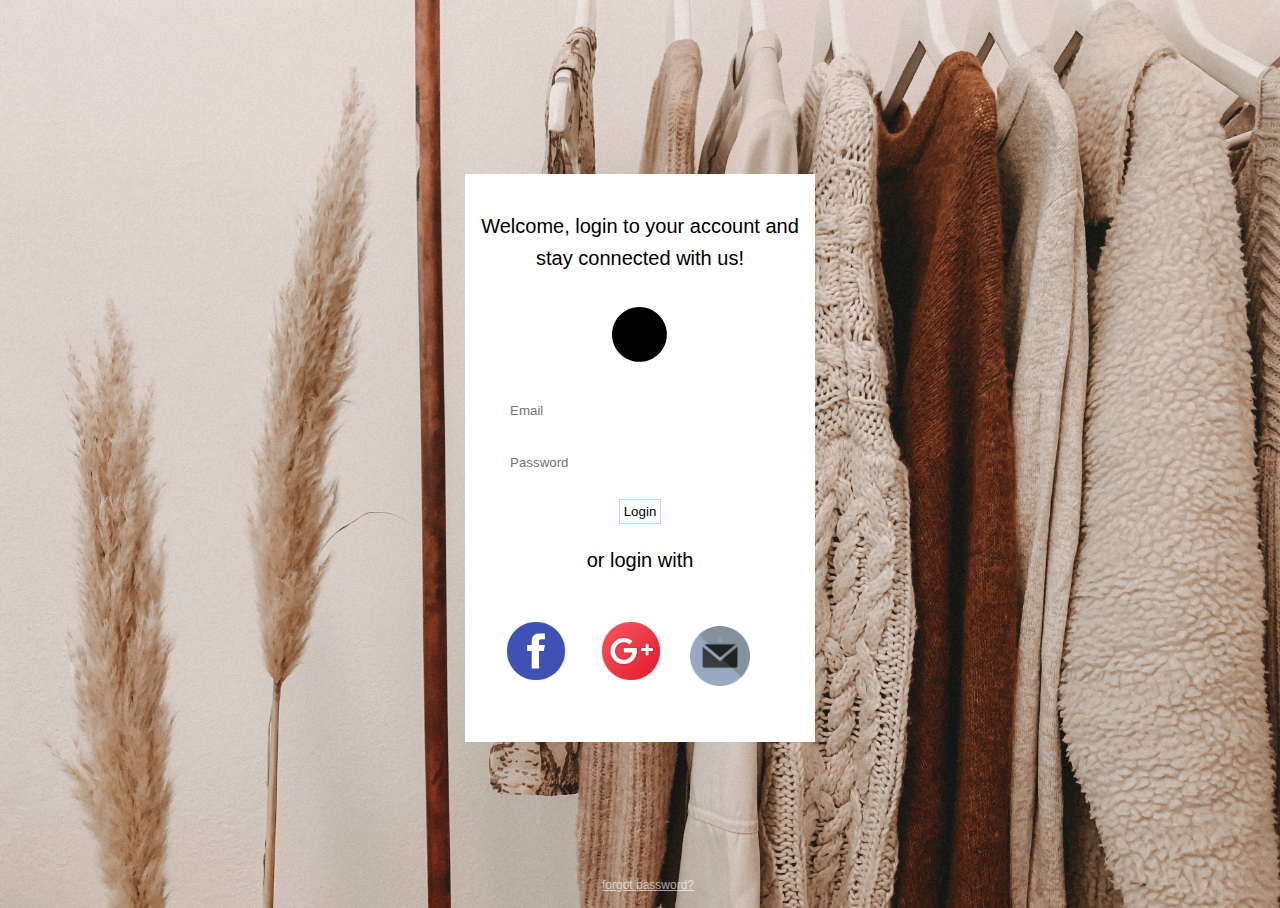
<file: login.html>
<!DOCTYPE html>
<html>
<head>
	<title></title>
	<link rel="stylesheet" type="text/css" href="css/login.css">
  <link rel="stylesheet" type="text/css" href="css/style1.css">
</head>

<body>
<form class="login-form" style="background-color: #FFF">
  <p style="text-align: center;">Welcome, login to your account and <br>stay connected with us!</p>
  <p class="login-text">
    <span class="fa-stack fa-lg">
      <i class="fa fa-circle fa-stack-2x"></i>
      <i class="fa fa-lock fa-stack-1x"></i>
    </span>
  </p>
  <input type="email" class="login-username" autofocus="true" required="true" placeholder="Email" />
  <input type="password" class="login-password" required="true" placeholder="Password" />
  <input type="submit" name="Login" value="Login" class="login-submit" />
  <div class="container">
            <div class="row">
              <p style="text-align: center;"> or login with</p>
                <div class="col-lg-12 text-center">
                <ul class="social-icons col-lg-12 text-center" style="float: center;">
                    <li><a href="https://www.facebook.com/login/device-based/regular/login/?login_attempt=1&lwv=110"><img src="img/fbcircle.png" float=center/></a></li>
                    <li><a href="https://accounts.google.com/ServiceLogin/signinchooser?service=accountsettings&passive=1209600&osid=1&continue=https%3A%2F%2Fmyaccount.google.com%2Fintro&followup=https%3A%2F%2Fmyaccount.google.com%2Fintro&flowName=GlifWebSignIn&flowEntry=ServiceLogin"><img src="img/google.png" /></a></li>
                    <li><a href="#"><img style="width: 60px;height: 60px;" src="img/message.png" /></a></li>
                </ul>
</form>

<a href="#" class="login-forgot-pass">forgot password?</a>
<div class="underlay-photo"></div>
<div class="underlay-black"></div> 
</body>
</html>
</file>
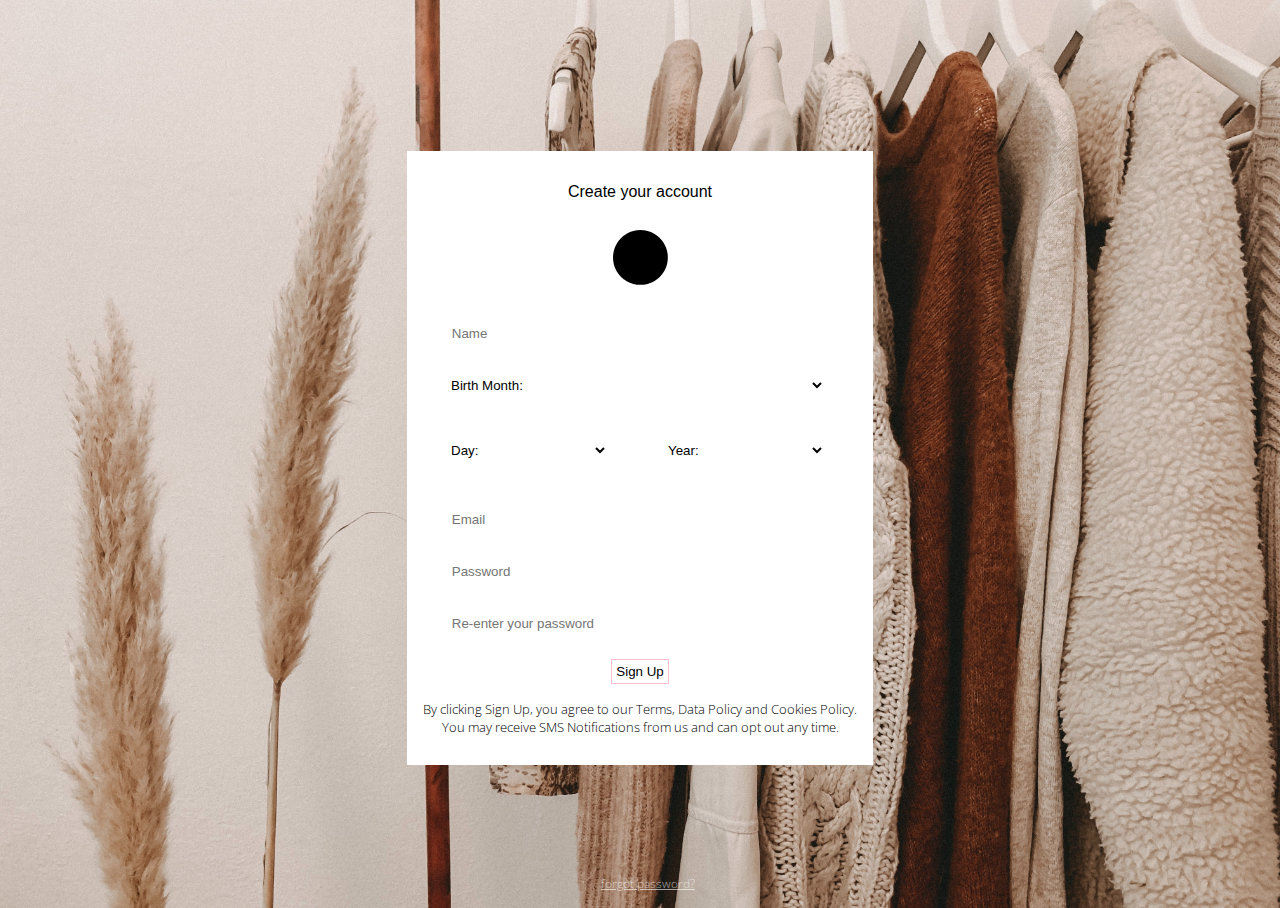
<file: signup.html>
<!DOCTYPE html>
<html>
<head>
	<title></title>
	<link rel="stylesheet" type="text/css" href="css/login.css">
</head>

<body>

<form class="login-form" style="background-color: #FFF">
  <p style="text-align: center;font-weight:100px;font-family:sans-serif;">Create your account</p>
  <p class="login-text">
    <span class="fa-stack fa-lg">
      <i class="fa fa-circle fa-stack-2x"></i>
      <i class="fa fa-lock fa-stack-1x"></i>
    </span>
  </p>
  <input type="name" class="login-username" autofocus="true" required="true" placeholder="Name" />
  <select type="name"id="bd" class="custom-select" autofocus="true" required="true" placeholder="Birthdate">
        <option value="0">Birth Month:</option>
        <option value="1">January</option>
        <option value="2">February</option>
        <option value="3">March</option>
        <option value="4">April</option>
        <option value="5">May</option>
        <option value="1">June</option>
        <option value="2">July</option>
        <option value="3">Auguts</option>
        <option value="4">September</option>
        <option value="5">October</option>
        <option value="1">November</option>
        <option value="2">December</option>
      </select>
  <div class="row">
  <div class="column">
    <select id="bd" class="custom-select">
        <option value="0">Day:</option>
        <option value="1">01</option>
        <option value="2">02</option>
        <option value="3">03</option>
        <option value="4">04</option>
        <option value="5">05</option>
        <option value="6">06</option>
        <option value="7">07</option>
        <option value="8">08</option>
        <option value="9">09</option>
        <option value="10">10</option>
        <option value="11">11</option>
        <option value="12">12</option>
        <option value="13">13</option>
        <option value="14">14</option>
        <option value="15">15</option>
        <option value="16">16</option>
        <option value="17">17</option>
        <option value="18">18</option>
        <option value="19">19</option>
        <option value="20">20</option>
        <option value="21">21</option>
        <option value="22">22</option>
        <option value="23">23</option>
        <option value="24">24</option>
        <option value="25">25</option>
        <option value="26">26</option>
        <option value="27">27</option>
        <option value="28">28</option>
        <option value="29">29</option>
        <option value="30">30</option>
        <option value="31">31</option>
      </select>
  </div>
      <div class="column">
    <select id="bd" class="custom-select">
        <option value="0">Year:</option>
        <option value="1">1990</option>
        <option value="2">1991</option>
        <option value="3">1992</option>
        <option value="4">1993</option>
        <option value="5">1994</option>
        <option value="6">1995</option>
        <option value="7">1996</option>
        <option value="8">1997</option>
        <option value="9">1998</option>
        <option value="10">1999</option>
        <option value="11">2000</option>
        <option value="12">2001</option>
        <option value="13">2002</option>
        <option value="14">2003</option>
        <option value="15">2004</option>
        <option value="16">2005</option>
        <option value="17">2006</option>
        <option value="18">2007</option>
        <option value="19">2008</option>
        <option value="20">2009</option>
        <option value="21">2010</option>
        <option value="22">2011</option>
        <option value="23">2012</option>
        <option value="24">2013</option>
        <option value="25">2014</option>
        <option value="26">2015</option>
      </select>
  </div>
  <div class="column"></div>
</div>
  <input type="email" class="login-username" autofocus="true" required="true" placeholder="Email" />
  <input type="password" class="login-password" required="true" placeholder="Password" />

  <input type="password" class="login-password" required="true" placeholder="Re-enter your password" />
  <input type="submit" name="Login" value="Sign Up" class="login-submit" />
  <p style="text-align: center;font-size: .8em;">By clicking Sign Up, you agree to our Terms, Data Policy and Cookies Policy.<br> You may receive SMS Notifications from us and can opt out any time.</p>
</form>

<a href="#" class="login-forgot-pass">forgot password?</a>
<div class="underlay-photo"></div>
<div class="underlay-black"></div> 
</body>
</html>
</file>
<file: css/style1.css>
body {
    font-family: sans-serif;
    background: url('../img/background1.jpg') no-repeat center center fixed;
    -webkit-background-size: cover;
    -moz-background-size: cover;
    background-size: cover;
    -o-background-size: cover;
}

h1,h2, {
    text-transform: uppercase;
    font-family:sans-serif;
    font-weight: 700;
    letter-spacing: 1px;
}
p {
    font-size: 1.25em;
    line-height: 1.6;
    color: #000;
}
hr {
    max-width: 400px;
    border-color: #999999;
}

.brand,
.address-bar {
    display: none;
}

.navbar-brand {
    text-transform: uppercase;
    font-weight: 900;
    letter-spacing: 2px;
}

.navbar-nav {
    text-transform: uppercase;
    font-weight: 400;
    letter-spacing: 3px;
}

.img-logo {
    float: center;
    padding-left: 20px;
}

.img-full {
    min-width: 100%;
}

.brand-before,
.brand-name {
    text-transform: capitalize;
}

.brand-before {
    margin: 15px 0;
}

.brand-name {
    margin: 0;
    font-size: 4em;
}

.tagline-divider {
    margin: 15px auto 3px;
    max-width: 250px;
    border-color: #999999;
}

.box {
    margin-bottom: 20px;
    padding: 30px 15px;
    background: #fff;
    background: rgba(255,255,255,0.9);
}

.intro-text {
    text-transform: uppercase;
    font-size: 1.25em;
    font-weight: 400;
    letter-spacing: 1px;
}

.img-border {
    float: none;
    margin: 0 auto 0;
    border: #999999 solid 1px;
}

.img-left {
    float: none;
    margin: 0 auto 0;
}

footer {
    background: #fff;
    background: rgba(255,255,255,0.9);
}

footer p {
    margin: 0;
    padding: 50px 0;
}

@media screen and (min-width:768px) {
    .brand {
        display: inherit;
        margin: 0;
        padding: 30px 0 10px;
        text-align: center;
        text-shadow: 1px 1px 2px rgba(0,0,0,0.5);
        font-family: sans-serif;
        font-size: 5em;
        font-weight: 700;
        line-height: normal;
        color: #fff;
    }

    .top-divider {
        margin-top: 0;
    }

    .img-left {
        float: left;
        margin-right: 25px;
    }

    .address-bar {
        display: inherit;
        margin: 0;
        padding: 0 0 40px;
        text-align: center;
        text-shadow: 1px 1px 2px rgba(0,0,0,0.5);
        text-transform: uppercase;
        font-size: 1.25em;
        font-weight: 400;
        letter-spacing: 3px;
        color: #fff;
    }

    .navbar {
        border-radius: 0;
    }

    .navbar-header {
        display: none;
    }

    .navbar {
        min-height: 0;
    }

    .navbar-default {
        border: none;
        background: #fff;
        background: rgba(255,255,255,0.9);
    }

    .nav>li>a {
        padding: 35px;
    }

    .navbar-nav>li>a {
        line-height: normal;
    }

    .navbar-nav {
        display: table;
        float: none;
        margin: 0 auto;
        table-layout: fixed;
        font-size: 1.25em;
    }
}

@media screen and (min-width:1200px) {
    .box:after {
        content: '';
        display: table;
        clear: both;
    }
}

.nav > li > a > img {
  position: relative;
  display: block;
  padding: 10px 10px;
  width:70px;
  height:60px;
  margin-right: 20px;
}
.btn {
  display: inline-block;
  padding: 6px 12px;
  margin-bottom: 0;
  font-size: 14px;
  font-weight: normal;
  line-height: 1.42857143;
  text-align: center;
  white-space: nowrap;
  vertical-align: middle;
  -ms-touch-action: manipulation;
      touch-action: manipulation;
  cursor: pointer;
  -webkit-user-select: none;
     -moz-user-select: none;
      -ms-user-select: none;
          user-select: none;
  background-image: none;
  border: 1px solid transparent;
  border-radius: 4px;
}
.btn-default {
  color: #333;
  background-color: #fff;
  border-color: #ccc;
}
.btn-default:hover,
.btn-default:focus,
.btn-default.focus,
.btn-default:active,
.btn-default.active,
.open > .dropdown-toggle.btn-default {
  color: #333;
  background-color: #e6e6e6;
  border-color: #adadad;
}
.btn:focus,
.btn:active:focus,
.btn.active:focus,
.btn.focus,
.btn:active.focus,
.btn.active.focus {
  outline: thin dotted;
  outline: 5px auto -webkit-focus-ring-color;
  outline-offset: -2px;
}
.btn:hover,
.btn:focus,
.btn.focus {
  color: #333;
  text-decoration: none;
}

.social-icons {
  float: center;
  padding:20px;
  size: 150px;
}
.social-icons li {
  display:inline-block;
  list-style-type:none;
  -webkit-user-select:none;
  -moz-user-select:none;
  }
.social-icons li a {
  border-bottom: none;
  }
.social-icons li img {
  width:70px;
  height:70px;
  margin-right: 20px;
}
</file>
<file: css/login.css>
@import url(https://fonts.googleapis.com/css?family=Open+Sans:100,300,400,700);
@import url(//netdna.bootstrapcdn.com/font-awesome/4.0.3/css/font-awesome.css);
/*CSS for Login and Signup form*/

body, html {
  height: 100%;
   background: url('../img/background1.jpg') no-repeat center center fixed;
    -webkit-background-size: cover;
    -moz-background-size: cover;
    background-size: cover;
    -o-background-size: cover;
}
body {
  font-family: 'Open Sans';
  font-weight: 100;
  display: flex;
  overflow: hidden;
   background: url('../img/background1.jpg') no-repeat center center fixed;
    -webkit-background-size: cover;
    -moz-background-size: cover;
    background-size: cover;
    -o-background-size: cover;
}
input , select{
  ::-webkit-input-placeholder {
     color: rgba(255,255,255,0.7);
  }
  ::-webkit-select-placeholder {
     color: rgba(255,255,255,0.7);
  }
  ::-moz-placeholder {
     color: rgba(255,255,255,0.7);  
  }
  :-ms-input-placeholder {  
     color: rgba(255,255,255,0.7);  
  }
  :-ms-select-placeholder {  
     color: rgba(255,255,255,0.7);  
  }
  &:focus {
    outline: 0 transparent solid;
    ::-webkit-input-placeholder {
     color: rgba(0,0,0,0.7);
    }
    ::-moz-placeholder {
       color: rgba(0,0,0,0.7);  
    }
    :-ms-input-placeholder {  
       color: rgba(0,0,0,0.7);  
    }
    outline: 0 transparent solid;
    ::-webkit-select-placeholder {
     color: rgba(0,0,0,0.7);
    }
    ::-moz-placeholder {
       color: rgba(0,0,0,0.7);  
    }
    :-ms-select-placeholder {  
       color: rgba(0,0,0,0.7);  
    }
  }
}

.login-form {
  //background: #222;
  //box-shadow: 0 0 1rem rgba(0,0,0,0.3);
  min-height: 10rem;
  margin: auto;
  max-width: 100%;
  padding: 1rem;
  float: center;
}
.login-text {
  //background: hsl(40,30,60);
  //border-bottom: .5rem solid white;
  color: black;
  font-size: 1.5rem;
  margin: 0 auto;
  max-width: 50%;
  padding: .5rem;
  text-align: center;
  //text-shadow: 1px -1px 0 rgba(0,0,0,0.3);
  .fa-stack-1x {
  color: black;
  }
}

.login-username, .login-password, .gender {
  background: transparent;
  border: 0 solid;
  border-bottom: 1px solid rgba(white, .5);
  color: black;
  display: block;
  margin: 1.3rem;
  padding: .5rem;
  transition: 250ms background ease-in;
  width: calc(100% - 3rem);
  &:focus {
  background: white;
  color: black;
  transition: 250ms background ease-in;
  }
}

.custom-select, #bd{
  background: transparent;
  border: 0 solid;
  border-bottom: 1px solid rgba(white, .5);
  color: black;
  display: block;
  margin: 1rem;
  padding: .5rem;
  transition: 250ms background ease-in;
  width: calc(100% - 3rem);
  &:focus {
  background: white;
  color: black;
  transition: 250ms background ease-in;
  }
}
.column, #male, #female{
  float: left;
  width: 50%;
}


.row:after {
  content: "";
  display: table;
  clear: both;
}

.login-forgot-pass, .login-create{
  //border-bottom: 1px solid white;
  bottom: 0;
  color: white;
  cursor: pointer;
  display: block;
  font-size: 75%;
  left: 0;
  opacity: 0.6;
  padding: .5rem;
  position: absolute;
  text-align: center;
  //text-decoration: none;
  width: 100%;
  &:hover {
    opacity: 1;
  }
}
.login-submit {
  border: 1px solid pink;
  background: transparent;
  color: grey rgba(255,255,255,0.7);;
  display: block;
  margin: 1rem auto;
  min-width: 1px;
  padding: .25rem;
  transition: 250ms background ease-in;
  &:hover, &:focus {
  background: white;
  color: black;
  transition: 250ms background ease-in;
  }
[class*=underlay] {
  left: 0;
  min-height: 100%;
  min-width: 100%;
  position: fixed;
  top: 0;
}
.underlay-photo {
  animation: hue-rotate 6s infinite;
  background-size: cover;
  -webkit-filter: grayscale(30%);
  z-index: -1;
}
.underlay-black {
  background: rgba(0,0,0,0.7);
  z-index: -1;
}

.social-icons {
  float: center;
  padding:20px;
  size: 20px;
}
.social-icons li {
  display:inline-block;
  list-style-type:none;
  -webkit-user-select:none;
  -moz-user-select:none;
  }
.social-icons li a {
  border-bottom: none;
  }
.social-icons li img {
  width:30px;
  height:150px;
  margin-right: 20px;
}

@keyframes hue-rotate {
  from {
    -webkit-filter: grayscale(30%) hue-rotate(0deg);
  }
  to {
    -webkit-filter: grayscale(30%) hue-rotate(360deg);
  }
}
</file>
